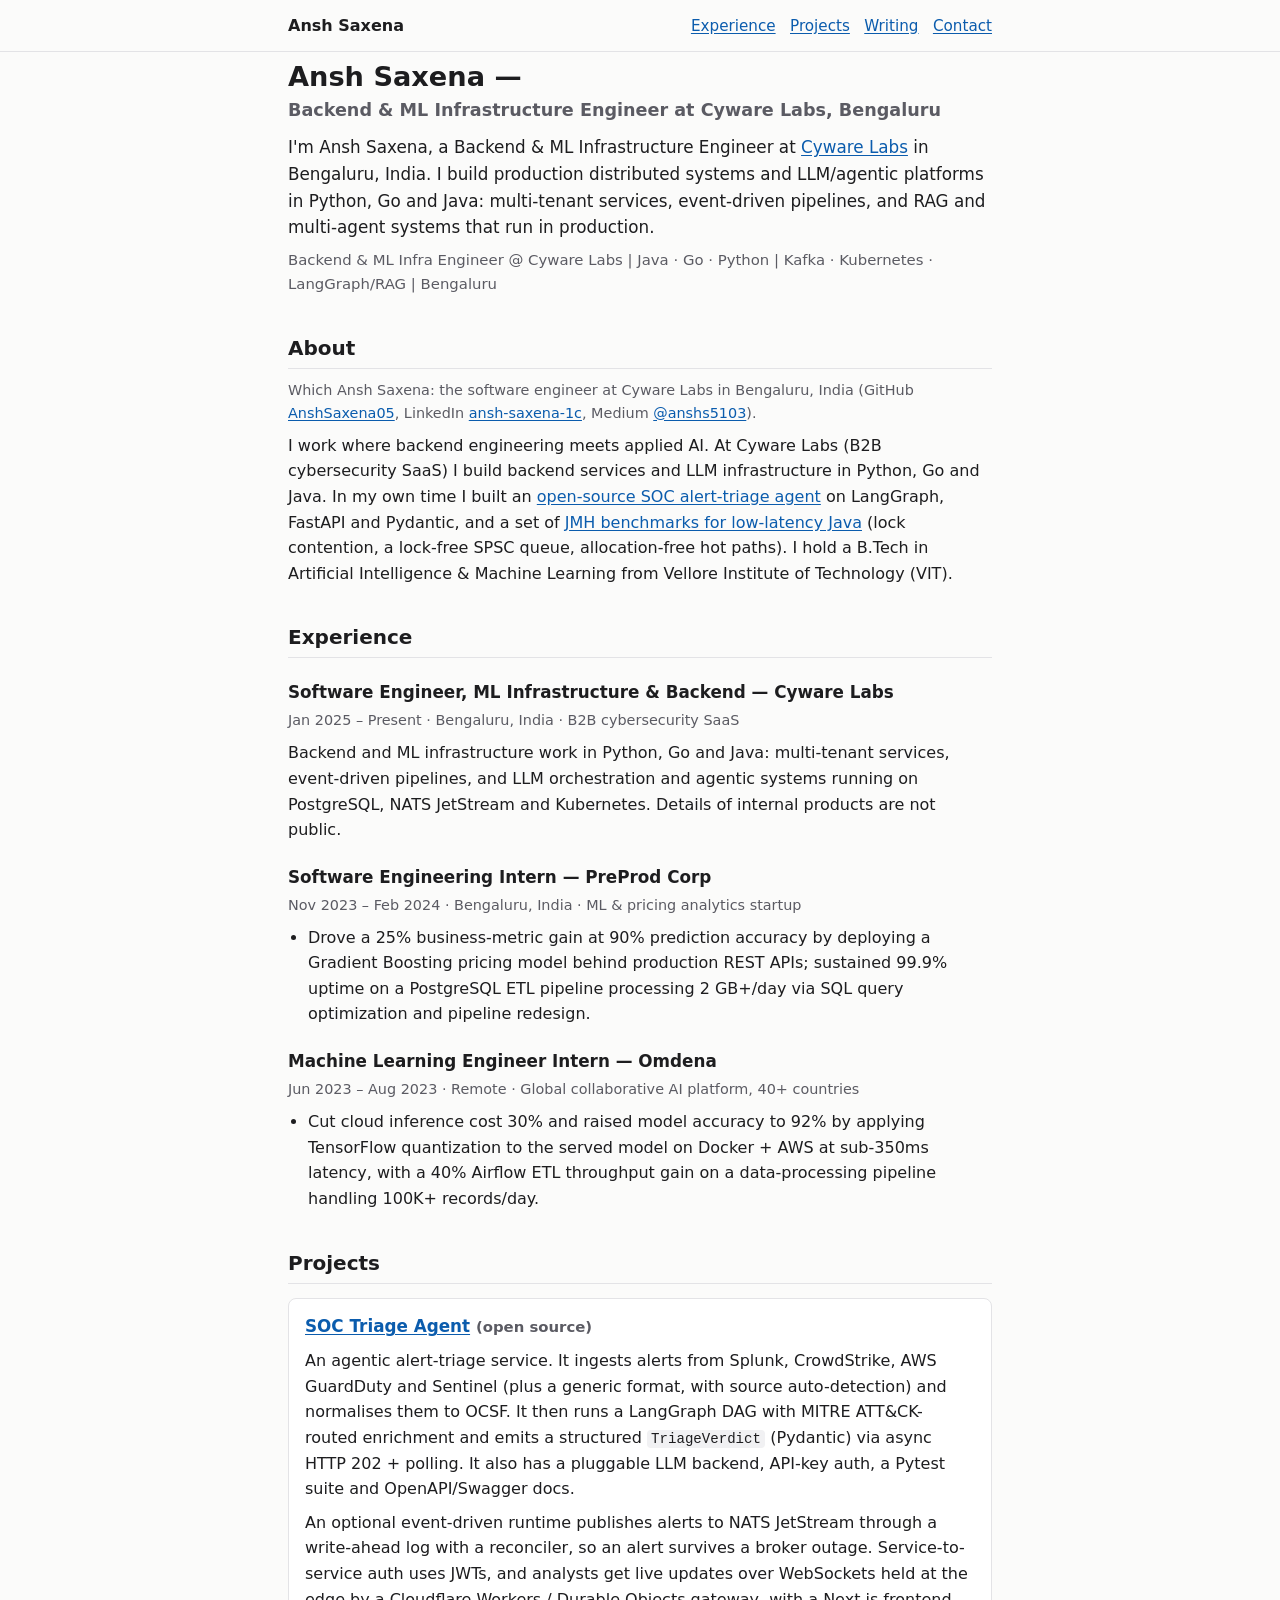
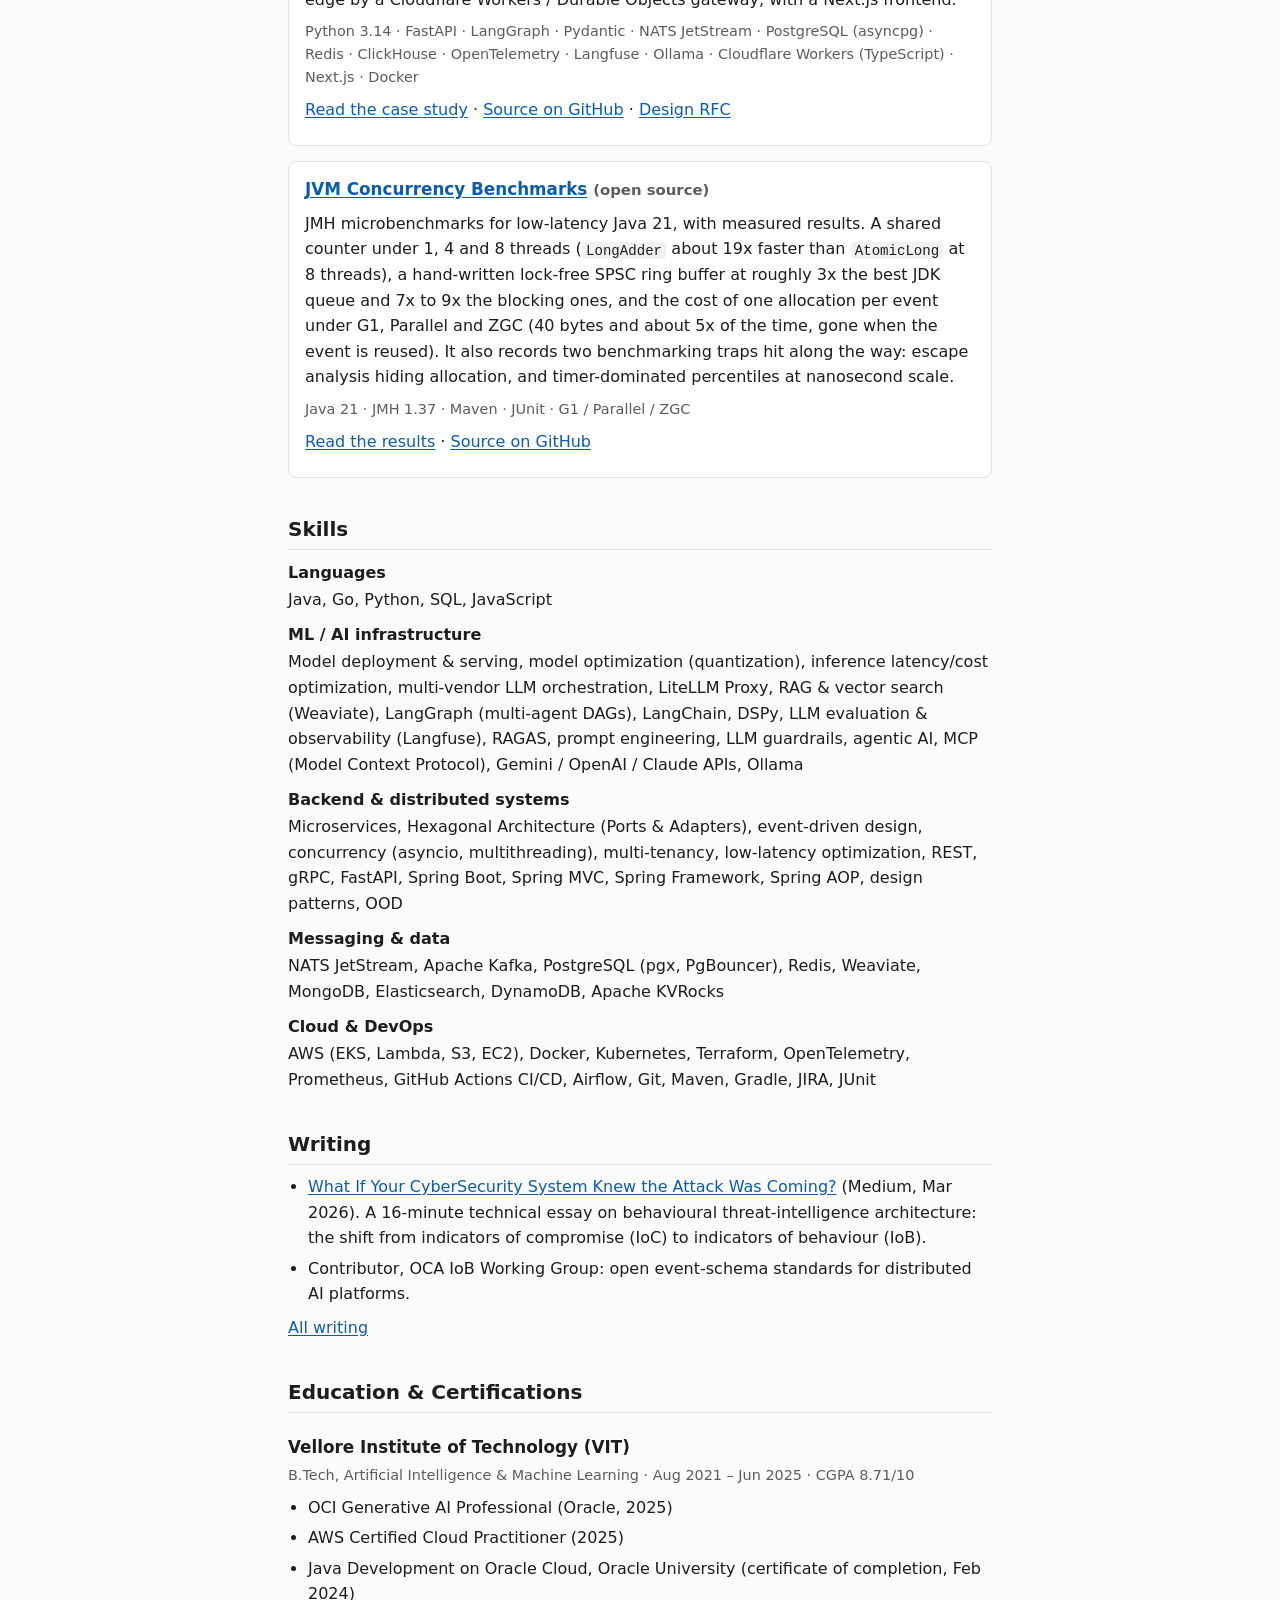
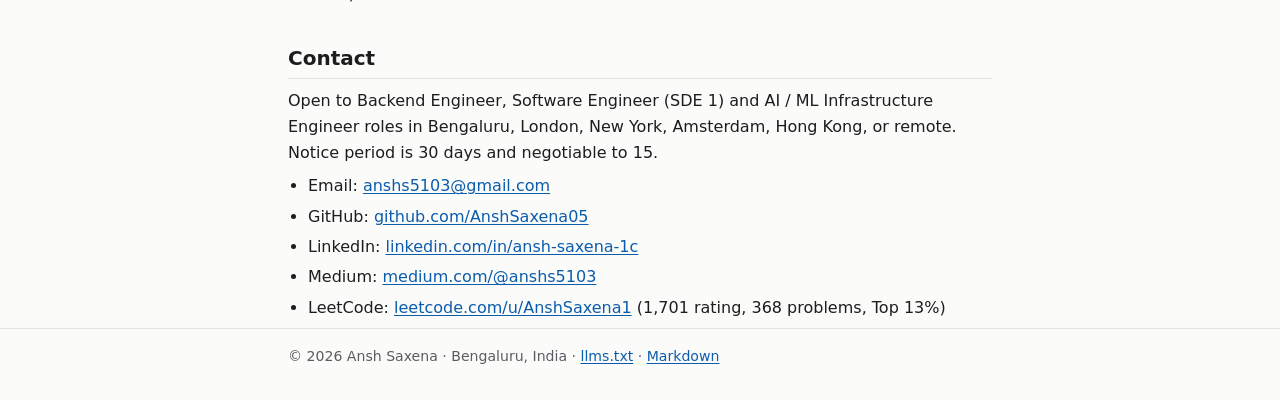
<file: index.html>
<!doctype html>
<html lang="en">
<head>
<meta charset="utf-8">
<meta name="viewport" content="width=device-width, initial-scale=1">
<title>Ansh Saxena — Backend &amp; ML Infrastructure Engineer at Cyware Labs, Bengaluru</title>
<meta name="description" content="Ansh Saxena is a Backend &amp; ML Infrastructure Engineer at Cyware Labs in Bengaluru, India, building distributed systems, LangGraph multi-agent systems and LLM orchestration in Python, Go and Java.">
<meta name="author" content="Ansh Saxena">
<meta name="robots" content="index, follow, max-image-preview:large, max-snippet:-1">
<link rel="canonical" href="https://anshsaxena05.github.io/">
<link rel="alternate" type="text/markdown" href="https://anshsaxena05.github.io/index.html.md" title="Ansh Saxena — Markdown version">
<link rel="icon" href="favicon.svg" type="image/svg+xml">
<link rel="apple-touch-icon" href="apple-touch-icon.png">
<link rel="stylesheet" href="style.css">
<link rel="me" href="https://github.com/AnshSaxena05">
<link rel="me" href="https://www.linkedin.com/in/ansh-saxena-1c">
<link rel="me" href="https://medium.com/@anshs5103">
<meta name="theme-color" content="#0b5cad">
<meta property="og:type" content="profile">
<meta property="og:site_name" content="Ansh Saxena">
<meta property="og:title" content="Ansh Saxena — Backend &amp; ML Infrastructure Engineer at Cyware Labs, Bengaluru">
<meta property="og:description" content="Backend &amp; ML Infra Engineer @ Cyware Labs | Java · Go · Python | Kafka · Kubernetes · LangGraph/RAG | Bengaluru">
<meta property="og:url" content="https://anshsaxena05.github.io/">
<meta property="og:locale" content="en_IN">
<meta property="og:image" content="https://anshsaxena05.github.io/og-image.png">
<meta property="og:image:width" content="1200">
<meta property="og:image:height" content="630">
<meta property="og:image:alt" content="Ansh Saxena, Backend &amp; ML Infrastructure Engineer at Cyware Labs, Bengaluru">
<meta property="profile:first_name" content="Ansh">
<meta property="profile:last_name" content="Saxena">
<meta property="profile:username" content="AnshSaxena05">
<meta name="twitter:card" content="summary_large_image">
<meta name="twitter:title" content="Ansh Saxena — Backend &amp; ML Infrastructure Engineer at Cyware Labs, Bengaluru">
<meta name="twitter:description" content="Backend &amp; ML Infra Engineer @ Cyware Labs | Java · Go · Python | Kafka · Kubernetes · LangGraph/RAG | Bengaluru">
<meta name="twitter:image" content="https://anshsaxena05.github.io/og-image.png">
<meta name="twitter:image:alt" content="Ansh Saxena, Backend &amp; ML Infrastructure Engineer at Cyware Labs, Bengaluru">
<script type="application/ld+json">
{
  "@context": "https://schema.org",
  "@graph": [
    {
      "@type": "WebSite",
      "@id": "https://anshsaxena05.github.io/#website",
      "url": "https://anshsaxena05.github.io/",
      "name": "Ansh Saxena",
      "alternateName": [
        "AnshSaxena05",
        "anshsaxena05.github.io"
      ],
      "inLanguage": "en",
      "publisher": {
        "@id": "https://anshsaxena05.github.io/#person"
      }
    },
    {
      "@type": "ProfilePage",
      "@id": "https://anshsaxena05.github.io/#profilepage",
      "url": "https://anshsaxena05.github.io/",
      "name": "Ansh Saxena — Backend & ML Infrastructure Engineer at Cyware Labs, Bengaluru",
      "isPartOf": {
        "@id": "https://anshsaxena05.github.io/#website"
      },
      "about": {
        "@id": "https://anshsaxena05.github.io/#person"
      },
      "mainEntity": {
        "@id": "https://anshsaxena05.github.io/#person"
      },
      "dateModified": "2026-10-03T19:45:08+05:30",
      "inLanguage": "en",
      "primaryImageOfPage": {
        "@type": "ImageObject",
        "url": "https://anshsaxena05.github.io/og-image.png",
        "width": 1200,
        "height": 630
      }
    },
    {
      "@type": "Person",
      "@id": "https://anshsaxena05.github.io/#person",
      "name": "Ansh Saxena",
      "givenName": "Ansh",
      "familyName": "Saxena",
      "alternateName": [
        "AnshSaxena05",
        "Ansh Saxena Cyware",
        "Ansh Saxena Cyware Labs",
        "Ansh Saxena backend engineer",
        "Ansh Saxena software engineer Bengaluru"
      ],
      "identifier": [
        { "@type": "PropertyValue", "propertyID": "GitHub", "value": "AnshSaxena05" },
        { "@type": "PropertyValue", "propertyID": "LinkedIn", "value": "ansh-saxena-1c" },
        { "@type": "PropertyValue", "propertyID": "Medium", "value": "@anshs5103" },
        { "@type": "PropertyValue", "propertyID": "LeetCode", "value": "AnshSaxena1" }
      ],
      "jobTitle": "Software Engineer, ML Infrastructure & Backend",
      "description": "Backend & ML Infrastructure Engineer at Cyware Labs, Bengaluru. Builds production distributed systems and LLM/agentic platforms in Python, Go and Java.",
      "worksFor": {
        "@type": "Organization",
        "name": "Cyware Labs",
        "url": "https://cyware.com"
      },
      "hasOccupation": {
        "@type": "Occupation",
        "name": "Backend & ML Infrastructure Engineer",
        "occupationLocation": {
          "@type": "City",
          "name": "Bengaluru"
        },
        "skills": "Java, Go, Python, Distributed Systems, Microservices, Spring Boot, Apache Kafka, NATS JetStream, PostgreSQL, Redis, Kubernetes, AWS, FastAPI, LangGraph, RAG"
      },
      "address": {
        "@type": "PostalAddress",
        "addressLocality": "Bengaluru",
        "addressRegion": "Karnataka",
        "addressCountry": "IN"
      },
      "alumniOf": {
        "@type": "CollegeOrUniversity",
        "name": "Vellore Institute of Technology",
        "alternateName": "VIT",
        "url": "https://vit.ac.in"
      },
      "hasCredential": [
        {
          "@type": "EducationalOccupationalCredential",
          "name": "B.Tech, Artificial Intelligence & Machine Learning",
          "credentialCategory": "degree",
          "recognizedBy": {
            "@type": "CollegeOrUniversity",
            "name": "Vellore Institute of Technology"
          }
        },
        {
          "@type": "EducationalOccupationalCredential",
          "name": "OCI Generative AI Professional",
          "credentialCategory": "certification",
          "recognizedBy": {
            "@type": "Organization",
            "name": "Oracle"
          }
        },
        {
          "@type": "EducationalOccupationalCredential",
          "name": "AWS Certified Cloud Practitioner",
          "credentialCategory": "certification",
          "recognizedBy": {
            "@type": "Organization",
            "name": "Amazon Web Services"
          }
        }
      ],
      "url": "https://anshsaxena05.github.io/",
      "email": "mailto:anshs5103@gmail.com",
    "knowsLanguage": "en",
      "knowsAbout": [
        "Backend engineering",
        "Distributed systems",
        "Low-latency Java",
        "JVM concurrency",
        "JMH benchmarking",
        "Lock-free data structures",
        "Microservices",
        "Event-driven architecture",
        "ML infrastructure",
        "LLM orchestration",
        "LangGraph",
        "LangChain",
        "Retrieval-augmented generation (RAG)",
        "Weaviate",
        "Multi-agent systems",
        "Python",
        "Go",
        "Java",
        "FastAPI",
        "Spring Boot",
        "Apache Kafka",
        "NATS JetStream",
        "PostgreSQL",
        "Redis",
        "Kubernetes",
        "AWS",
        "OpenTelemetry",
        "Cybersecurity",
        "SOC alert triage"
      ],
      "sameAs": [
        "https://github.com/AnshSaxena05",
        "https://www.linkedin.com/in/ansh-saxena-1c",
        "https://medium.com/@anshs5103",
        "https://leetcode.com/u/AnshSaxena1/"
      ]
    }
  ]
}
</script>
</head>
<body>
<header class="site"><div class="wrap">
  <a class="home" href="./">Ansh Saxena</a>
  <nav><a href="#experience">Experience</a><a href="#projects">Projects</a><a href="writing/">Writing</a><a href="#contact">Contact</a></nav>
</div></header>
<main class="wrap">

<h1>Ansh Saxena — <span class="role">Backend &amp; ML Infrastructure Engineer at Cyware Labs, Bengaluru</span></h1>
<p class="lede">I'm Ansh Saxena, a Backend &amp; ML Infrastructure Engineer at <a href="https://cyware.com">Cyware Labs</a> in Bengaluru, India. I build production distributed systems and LLM/agentic platforms in Python, Go and Java: multi-tenant services, event-driven pipelines, and RAG and multi-agent systems that run in production.</p>
<p class="tag">Backend &amp; ML Infra Engineer @ Cyware Labs | Java · Go · Python | Kafka · Kubernetes · LangGraph/RAG | Bengaluru</p>

<section id="about">
<h2>About</h2>
<p class="meta">Which Ansh Saxena: the software engineer at Cyware Labs in Bengaluru, India (GitHub <a href="https://github.com/AnshSaxena05" rel="me">AnshSaxena05</a>, LinkedIn <a href="https://www.linkedin.com/in/ansh-saxena-1c" rel="me">ansh-saxena-1c</a>, Medium <a href="https://medium.com/@anshs5103" rel="me">@anshs5103</a>).</p>
<p>I work where backend engineering meets applied AI. At Cyware Labs (B2B cybersecurity SaaS) I build backend services and LLM infrastructure in Python, Go and Java. In my own time I built an <a href="projects/soc-triage-agent.html">open-source SOC alert-triage agent</a> on LangGraph, FastAPI and Pydantic, and a set of <a href="projects/jvm-concurrency-benchmarks.html">JMH benchmarks for low-latency Java</a> (lock contention, a lock-free SPSC queue, allocation-free hot paths). I hold a B.Tech in Artificial Intelligence &amp; Machine Learning from Vellore Institute of Technology (VIT).</p>
</section>

<section id="experience">
<h2>Experience</h2>

<h3>Software Engineer, ML Infrastructure &amp; Backend — Cyware Labs</h3>
<p class="meta">Jan 2025 – Present · Bengaluru, India · B2B cybersecurity SaaS</p>
<p>Backend and ML infrastructure work in Python, Go and Java: multi-tenant services, event-driven pipelines, and LLM orchestration and agentic systems running on PostgreSQL, NATS JetStream and Kubernetes. Details of internal products are not public.</p>

<h3>Software Engineering Intern — PreProd Corp</h3>
<p class="meta">Nov 2023 – Feb 2024 · Bengaluru, India · ML &amp; pricing analytics startup</p>
<ul>
<li>Drove a 25% business-metric gain at 90% prediction accuracy by deploying a Gradient Boosting pricing model behind production REST APIs; sustained 99.9% uptime on a PostgreSQL ETL pipeline processing 2 GB+/day via SQL query optimization and pipeline redesign.</li>
</ul>

<h3>Machine Learning Engineer Intern — Omdena</h3>
<p class="meta">Jun 2023 – Aug 2023 · Remote · Global collaborative AI platform, 40+ countries</p>
<ul>
<li>Cut cloud inference cost 30% and raised model accuracy to 92% by applying TensorFlow quantization to the served model on Docker + AWS at sub-350ms latency, with a 40% Airflow ETL throughput gain on a data-processing pipeline handling 100K+ records/day.</li>
</ul>
</section>

<section id="projects">
<h2>Projects</h2>

<div class="card">
<h3><a href="projects/soc-triage-agent.html">SOC Triage Agent</a> <span class="tag">(open source)</span></h3>
<p>An agentic alert-triage service. It ingests alerts from Splunk, CrowdStrike, AWS GuardDuty and Sentinel (plus a generic format, with source auto-detection) and normalises them to OCSF. It then runs a LangGraph DAG with MITRE ATT&amp;CK-routed enrichment and emits a structured <code>TriageVerdict</code> (Pydantic) via async HTTP 202 + polling. It also has a pluggable LLM backend, API-key auth, a Pytest suite and OpenAPI/Swagger docs.</p>
<p>An optional event-driven runtime publishes alerts to NATS JetStream through a write-ahead log with a reconciler, so an alert survives a broker outage. Service-to-service auth uses JWTs, and analysts get live updates over WebSockets held at the edge by a Cloudflare Workers / Durable Objects gateway, with a Next.js frontend.</p>
<p class="meta">Python 3.14 · FastAPI · LangGraph · Pydantic · NATS JetStream · PostgreSQL (asyncpg) · Redis · ClickHouse · OpenTelemetry · Langfuse · Ollama · Cloudflare Workers (TypeScript) · Next.js · Docker</p>
<p><a href="projects/soc-triage-agent.html">Read the case study</a> · <a href="https://github.com/AnshSaxena05/cyberSecurity_alert_triage">Source on GitHub</a> · <a href="https://github.com/AnshSaxena05/cyberSecurity_alert_triage/blob/main/docs/rfcs/0001-deterministic-first-triage-and-durable-ingest.md">Design RFC</a></p>
</div>

<div class="card">
<h3><a href="projects/jvm-concurrency-benchmarks.html">JVM Concurrency Benchmarks</a> <span class="tag">(open source)</span></h3>
<p>JMH microbenchmarks for low-latency Java 21, with measured results. A shared counter under 1, 4 and 8 threads (<code>LongAdder</code> about 19x faster than <code>AtomicLong</code> at 8 threads), a hand-written lock-free SPSC ring buffer at roughly 3x the best JDK queue and 7x to 9x the blocking ones, and the cost of one allocation per event under G1, Parallel and ZGC (40 bytes and about 5x of the time, gone when the event is reused). It also records two benchmarking traps hit along the way: escape analysis hiding allocation, and timer-dominated percentiles at nanosecond scale.</p>
<p class="meta">Java 21 · JMH 1.37 · Maven · JUnit · G1 / Parallel / ZGC</p>
<p><a href="projects/jvm-concurrency-benchmarks.html">Read the results</a> · <a href="https://github.com/AnshSaxena05/jvm-concurrency-benchmarks">Source on GitHub</a></p>
</div>
</section>

<section id="skills">
<h2>Skills</h2>
<dl class="skills">
<dt>Languages</dt><dd>Java, Go, Python, SQL, JavaScript</dd>
<dt>ML / AI infrastructure</dt><dd>Model deployment &amp; serving, model optimization (quantization), inference latency/cost optimization, multi-vendor LLM orchestration, LiteLLM Proxy, RAG &amp; vector search (Weaviate), LangGraph (multi-agent DAGs), LangChain, DSPy, LLM evaluation &amp; observability (Langfuse), RAGAS, prompt engineering, LLM guardrails, agentic AI, MCP (Model Context Protocol), Gemini / OpenAI / Claude APIs, Ollama</dd>
<dt>Backend &amp; distributed systems</dt><dd>Microservices, Hexagonal Architecture (Ports &amp; Adapters), event-driven design, concurrency (asyncio, multithreading), multi-tenancy, low-latency optimization, REST, gRPC, FastAPI, Spring Boot, Spring MVC, Spring Framework, Spring AOP, design patterns, OOD</dd>
<dt>Messaging &amp; data</dt><dd>NATS JetStream, Apache Kafka, PostgreSQL (pgx, PgBouncer), Redis, Weaviate, MongoDB, Elasticsearch, DynamoDB, Apache KVRocks</dd>
<dt>Cloud &amp; DevOps</dt><dd>AWS (EKS, Lambda, S3, EC2), Docker, Kubernetes, Terraform, OpenTelemetry, Prometheus, GitHub Actions CI/CD, Airflow, Git, Maven, Gradle, JIRA, JUnit</dd>
</dl>
</section>

<section id="writing">
<h2>Writing</h2>
<ul>
<li><a href="https://medium.com/@anshs5103/what-if-your-cybersecurity-system-knew-the-attack-was-coming-f97b82da327d">What If Your CyberSecurity System Knew the Attack Was Coming?</a> (Medium, Mar 2026). A 16-minute technical essay on behavioural threat-intelligence architecture: the shift from indicators of compromise (IoC) to indicators of behaviour (IoB).</li>
<li>Contributor, OCA IoB Working Group: open event-schema standards for distributed AI platforms.</li>
</ul>
<p><a href="writing/">All writing</a></p>
</section>

<section id="education">
<h2>Education &amp; Certifications</h2>
<h3>Vellore Institute of Technology (VIT)</h3>
<p class="meta">B.Tech, Artificial Intelligence &amp; Machine Learning · Aug 2021 – Jun 2025 · CGPA 8.71/10</p>
<ul>
<li>OCI Generative AI Professional (Oracle, 2025)</li>
<li>AWS Certified Cloud Practitioner (2025)</li>
<li>Java Development on Oracle Cloud, Oracle University (certificate of completion, Feb 2024)</li>
</ul>
</section>

<section id="contact">
<h2>Contact</h2>
<p>Open to Backend Engineer, Software Engineer (SDE 1) and AI / ML Infrastructure Engineer roles in Bengaluru, London, New York, Amsterdam, Hong Kong, or remote. Notice period is 30 days and negotiable to 15.</p>
<ul>
<li>Email: <a href="mailto:anshs5103@gmail.com">anshs5103@gmail.com</a></li>
<li>GitHub: <a href="https://github.com/AnshSaxena05" rel="me">github.com/AnshSaxena05</a></li>
<li>LinkedIn: <a href="https://www.linkedin.com/in/ansh-saxena-1c" rel="me">linkedin.com/in/ansh-saxena-1c</a></li>
<li>Medium: <a href="https://medium.com/@anshs5103" rel="me">medium.com/@anshs5103</a></li>
<li>LeetCode: <a href="https://leetcode.com/u/AnshSaxena1/" rel="me">leetcode.com/u/AnshSaxena1</a> (1,701 rating, 368 problems, Top 13%)</li>
</ul>
</section>

</main>
<footer><div class="wrap">© 2026 Ansh Saxena · Bengaluru, India · <a href="llms.txt">llms.txt</a> · <a href="index.html.md">Markdown</a></div></footer>
</body>
</html>
</file>
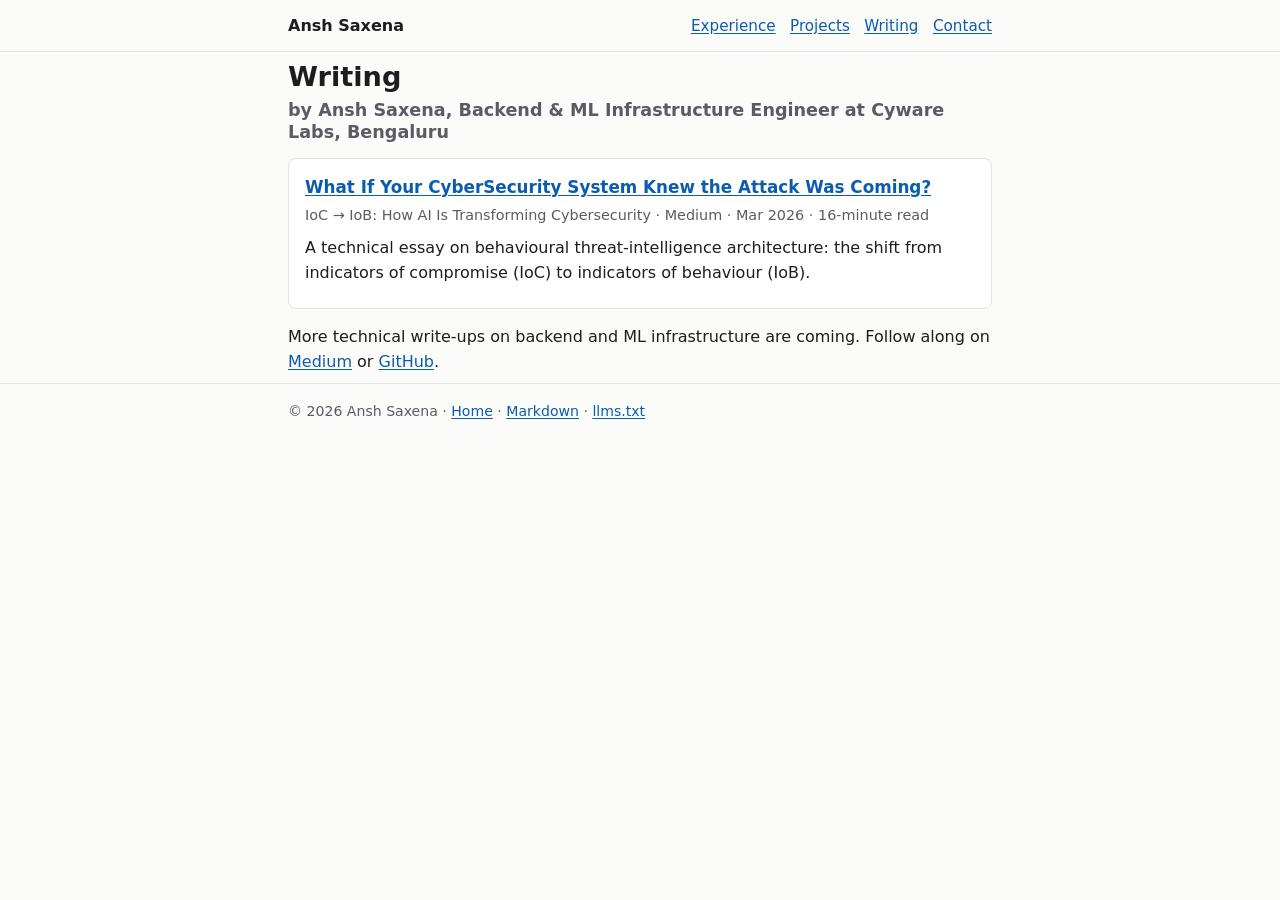
<file: writing/index.html>
<!doctype html>
<html lang="en">
<head>
<meta charset="utf-8">
<meta name="viewport" content="width=device-width, initial-scale=1">
<title>Writing — Ansh Saxena, Backend &amp; ML Infrastructure Engineer</title>
<meta name="description" content="Technical writing by Ansh Saxena, a Backend &amp; ML Infrastructure Engineer at Cyware Labs, Bengaluru, on backend and AI architecture and cybersecurity.">
<meta name="author" content="Ansh Saxena">
<meta name="robots" content="index, follow, max-image-preview:large, max-snippet:-1">
<link rel="canonical" href="https://anshsaxena05.github.io/writing/">
<link rel="alternate" type="text/markdown" href="https://anshsaxena05.github.io/writing/index.html.md" title="Writing — Markdown version">
<link rel="icon" href="../favicon.svg" type="image/svg+xml">
<link rel="apple-touch-icon" href="../apple-touch-icon.png">
<link rel="stylesheet" href="../style.css">
<meta name="theme-color" content="#0b5cad">
<meta property="og:type" content="website">
<meta property="og:site_name" content="Ansh Saxena">
<meta property="og:title" content="Writing — Ansh Saxena">
<meta property="og:description" content="Technical writing by Ansh Saxena on backend and AI architecture and cybersecurity.">
<meta property="og:url" content="https://anshsaxena05.github.io/writing/">
<meta property="og:locale" content="en_IN">
<meta property="og:image" content="https://anshsaxena05.github.io/og-image.png">
<meta property="og:image:width" content="1200">
<meta property="og:image:height" content="630">
<meta property="og:image:alt" content="Ansh Saxena, Backend &amp; ML Infrastructure Engineer at Cyware Labs, Bengaluru">
<meta name="twitter:card" content="summary_large_image">
<meta name="twitter:title" content="Writing — Ansh Saxena">
<meta name="twitter:description" content="Technical writing by Ansh Saxena on backend and AI architecture and cybersecurity.">
<meta name="twitter:image" content="https://anshsaxena05.github.io/og-image.png">
<script type="application/ld+json">
{
  "@context": "https://schema.org",
  "@graph": [
    {
      "@type": "CollectionPage",
      "@id": "https://anshsaxena05.github.io/writing/#page",
      "url": "https://anshsaxena05.github.io/writing/",
      "name": "Writing — Ansh Saxena, Backend & ML Infrastructure Engineer",
      "description": "Technical writing by Ansh Saxena, a Backend & ML Infrastructure Engineer at Cyware Labs, Bengaluru, on backend and AI architecture and cybersecurity.",
      "inLanguage": "en",
      "dateModified": "2026-09-27T18:20:00+05:30",
      "author": {
        "@id": "https://anshsaxena05.github.io/#person"
      },
      "isPartOf": {
        "@type": "WebSite",
        "@id": "https://anshsaxena05.github.io/#website",
        "name": "Ansh Saxena",
        "url": "https://anshsaxena05.github.io/"
      },
      "mainEntity": {
        "@type": "ItemList",
        "itemListElement": [
          {
            "@type": "ListItem",
            "position": 1,
            "item": {
              "@type": "BlogPosting",
              "headline": "What If Your CyberSecurity System Knew the Attack Was Coming?",
              "alternativeHeadline": "IoC → IoB: How AI Is Transforming Cybersecurity",
              "url": "https://medium.com/@anshs5103/what-if-your-cybersecurity-system-knew-the-attack-was-coming-f97b82da327d",
              "datePublished": "2026-03-18",
              "timeRequired": "PT16M",
              "author": {
                "@id": "https://anshsaxena05.github.io/#person"
              },
              "publisher": {
                "@type": "Organization",
                "name": "Medium",
                "url": "https://medium.com"
              },
              "about": [
                "Indicators of compromise",
                "Indicators of behaviour",
                "Threat intelligence",
                "AI in cybersecurity"
              ]
            }
          }
        ]
      }
    },
    {
      "@type": "Person",
      "@id": "https://anshsaxena05.github.io/#person",
      "name": "Ansh Saxena",
      "url": "https://anshsaxena05.github.io/",
      "jobTitle": "Software Engineer, ML Infrastructure & Backend",
      "worksFor": {
        "@type": "Organization",
        "name": "Cyware Labs",
        "url": "https://cyware.com"
      },
      "sameAs": [
        "https://github.com/AnshSaxena05",
        "https://www.linkedin.com/in/ansh-saxena-1c",
        "https://medium.com/@anshs5103"
      ]
    },
    {
      "@type": "BreadcrumbList",
      "itemListElement": [
        {
          "@type": "ListItem",
          "position": 1,
          "name": "Ansh Saxena",
          "item": "https://anshsaxena05.github.io/"
        },
        {
          "@type": "ListItem",
          "position": 2,
          "name": "Writing",
          "item": "https://anshsaxena05.github.io/writing/"
        }
      ]
    }
  ]
}
</script>
</head>
<body>
<header class="site"><div class="wrap">
  <a class="home" href="../">Ansh Saxena</a>
  <nav><a href="../#experience">Experience</a><a href="../#projects">Projects</a><a href="./">Writing</a><a href="../#contact">Contact</a></nav>
</div></header>
<main class="wrap">

<h1>Writing <span class="role">by Ansh Saxena, Backend &amp; ML Infrastructure Engineer at Cyware Labs, Bengaluru</span></h1>

<div class="card">
<h3><a href="https://medium.com/@anshs5103/what-if-your-cybersecurity-system-knew-the-attack-was-coming-f97b82da327d">What If Your CyberSecurity System Knew the Attack Was Coming?</a></h3>
<p class="meta">IoC → IoB: How AI Is Transforming Cybersecurity · Medium · Mar 2026 · 16-minute read</p>
<p>A technical essay on behavioural threat-intelligence architecture: the shift from indicators of compromise (IoC) to indicators of behaviour (IoB).</p>
</div>

<p>More technical write-ups on backend and ML infrastructure are coming. Follow along on <a href="https://medium.com/@anshs5103">Medium</a> or <a href="https://github.com/AnshSaxena05">GitHub</a>.</p>

</main>
<footer><div class="wrap">© 2026 Ansh Saxena · <a href="../">Home</a> · <a href="index.html.md">Markdown</a> · <a href="llms.txt">llms.txt</a></div></footer>
</body>
</html>
</file>
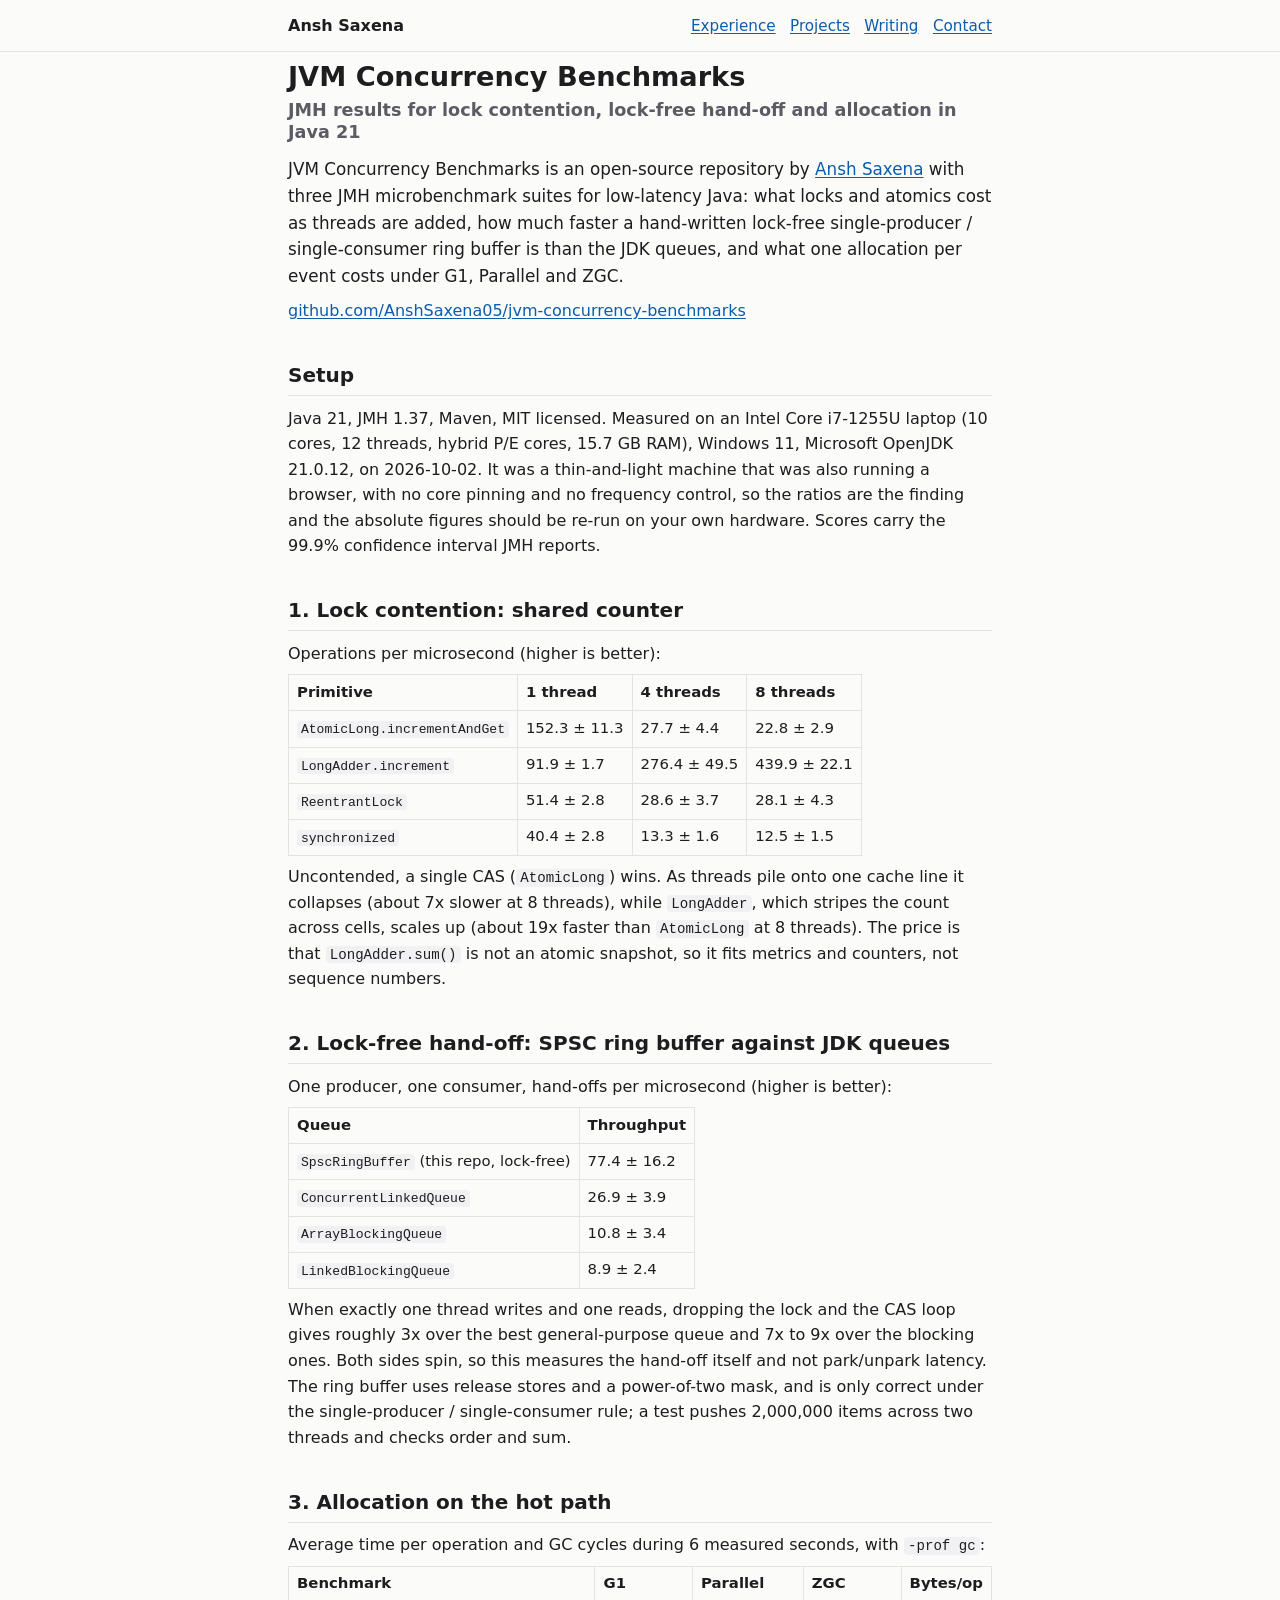
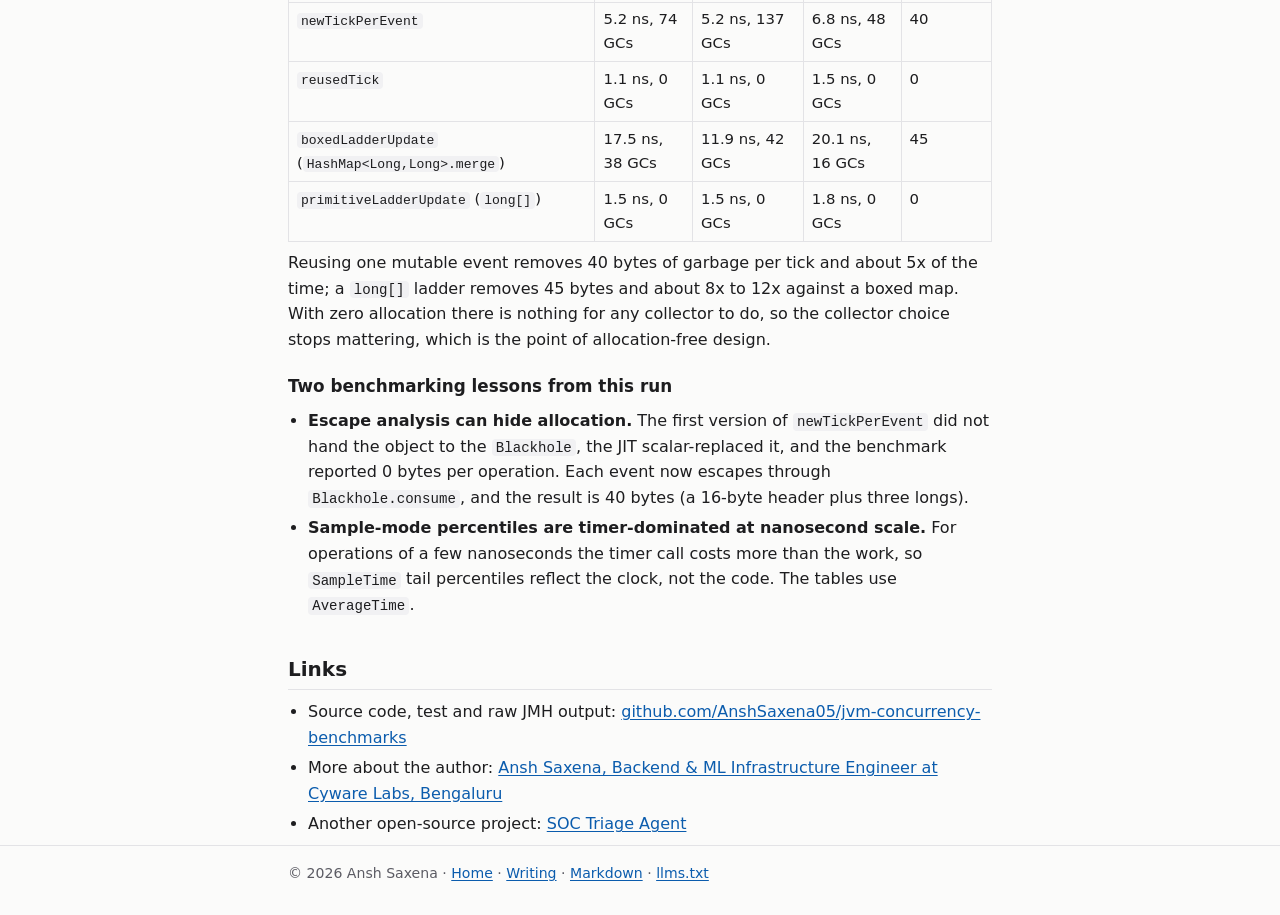
<file: projects/jvm-concurrency-benchmarks.html>
<!doctype html>
<html lang="en">
<head>
<meta charset="utf-8">
<meta name="viewport" content="width=device-width, initial-scale=1">
<title>JVM Concurrency Benchmarks: JMH Results for Locks, SPSC Queues and Allocation — Ansh Saxena</title>
<meta name="description" content="JMH benchmarks by Ansh Saxena, a Backend &amp; ML Infrastructure Engineer: lock contention (synchronized, ReentrantLock, AtomicLong, LongAdder), a lock-free SPSC ring buffer against Java queues, and allocation cost under G1, Parallel and ZGC.">
<meta name="author" content="Ansh Saxena">
<meta name="robots" content="index, follow, max-image-preview:large, max-snippet:-1">
<link rel="canonical" href="https://anshsaxena05.github.io/projects/jvm-concurrency-benchmarks.html">
<link rel="alternate" type="text/markdown" href="https://anshsaxena05.github.io/projects/jvm-concurrency-benchmarks.html.md" title="JVM Concurrency Benchmarks — Markdown version">
<link rel="icon" href="../favicon.svg" type="image/svg+xml">
<link rel="apple-touch-icon" href="../apple-touch-icon.png">
<link rel="stylesheet" href="../style.css">
<meta name="theme-color" content="#0b5cad">
<meta property="og:type" content="article">
<meta property="og:site_name" content="Ansh Saxena">
<meta property="og:title" content="JVM Concurrency Benchmarks: JMH Results for Locks, SPSC Queues and Allocation — Ansh Saxena">
<meta property="og:description" content="Open-source JMH benchmarks for low-latency Java: lock contention, a lock-free SPSC ring buffer and allocation-free hot paths, with measured results.">
<meta property="og:url" content="https://anshsaxena05.github.io/projects/jvm-concurrency-benchmarks.html">
<meta property="og:locale" content="en_IN">
<meta property="og:image" content="https://anshsaxena05.github.io/og-image.png">
<meta property="og:image:width" content="1200">
<meta property="og:image:height" content="630">
<meta property="og:image:alt" content="Ansh Saxena, Backend &amp; ML Infrastructure Engineer at Cyware Labs, Bengaluru">
<meta property="article:author" content="https://anshsaxena05.github.io/">
<meta property="article:modified_time" content="2026-10-03T19:35:03+05:30">
<meta name="twitter:card" content="summary_large_image">
<meta name="twitter:title" content="JVM Concurrency Benchmarks: JMH Results for Locks, SPSC Queues and Allocation — Ansh Saxena">
<meta name="twitter:description" content="Open-source JMH benchmarks for low-latency Java: lock contention, a lock-free SPSC ring buffer and allocation-free hot paths, with measured results.">
<meta name="twitter:image" content="https://anshsaxena05.github.io/og-image.png">
<script type="application/ld+json">
{
  "@context": "https://schema.org",
  "@graph": [
    {
      "@type": "TechArticle",
      "@id": "https://anshsaxena05.github.io/projects/jvm-concurrency-benchmarks.html#article",
      "headline": "JVM Concurrency Benchmarks: JMH Results for Locks, SPSC Queues and Allocation",
      "description": "Open-source JMH benchmarks for low-latency Java: lock contention, a lock-free SPSC ring buffer against JDK queues, and allocation cost under G1, Parallel and ZGC.",
      "url": "https://anshsaxena05.github.io/projects/jvm-concurrency-benchmarks.html",
      "mainEntityOfPage": "https://anshsaxena05.github.io/projects/jvm-concurrency-benchmarks.html",
      "image": "https://anshsaxena05.github.io/og-image.png",
      "datePublished": "2026-10-03T19:35:03+05:30",
      "dateModified": "2026-10-03T19:35:03+05:30",
      "inLanguage": "en",
      "author": { "@id": "https://anshsaxena05.github.io/#person" },
      "publisher": { "@id": "https://anshsaxena05.github.io/#person" },
      "about": { "@id": "https://anshsaxena05.github.io/projects/jvm-concurrency-benchmarks.html#software" },
      "isPartOf": { "@type": "WebSite", "@id": "https://anshsaxena05.github.io/#website", "name": "Ansh Saxena", "url": "https://anshsaxena05.github.io/" },
      "keywords": "JMH, Java 21, lock contention, LongAdder, AtomicLong, lock-free SPSC ring buffer, low latency, allocation-free, garbage collection, ZGC, G1"
    },
    {
      "@type": "SoftwareSourceCode",
      "@id": "https://anshsaxena05.github.io/projects/jvm-concurrency-benchmarks.html#software",
      "name": "jvm-concurrency-benchmarks",
      "description": "JMH microbenchmarks for low-latency Java: lock contention, a lock-free SPSC ring buffer and allocation-free hot paths.",
      "codeRepository": "https://github.com/AnshSaxena05/jvm-concurrency-benchmarks",
      "programmingLanguage": "Java",
      "runtimePlatform": "Java 21",
      "license": "https://opensource.org/licenses/MIT",
      "url": "https://anshsaxena05.github.io/projects/jvm-concurrency-benchmarks.html",
      "author": { "@id": "https://anshsaxena05.github.io/#person" }
    },
    {
      "@type": "BreadcrumbList",
      "itemListElement": [
        { "@type": "ListItem", "position": 1, "name": "Ansh Saxena", "item": "https://anshsaxena05.github.io/" },
        { "@type": "ListItem", "position": 2, "name": "Projects", "item": "https://anshsaxena05.github.io/#projects" },
        { "@type": "ListItem", "position": 3, "name": "JVM Concurrency Benchmarks", "item": "https://anshsaxena05.github.io/projects/jvm-concurrency-benchmarks.html" }
      ]
    }
  ]
}
</script>
</head>
<body>
<header class="site"><div class="wrap">
  <a class="home" href="../">Ansh Saxena</a>
  <nav><a href="../#experience">Experience</a><a href="../#projects">Projects</a><a href="../writing/">Writing</a><a href="../#contact">Contact</a></nav>
</div></header>
<main class="wrap">
<h1>JVM Concurrency Benchmarks <span class="role">JMH results for lock contention, lock-free hand-off and allocation in Java 21</span></h1>
<p class="lede">JVM Concurrency Benchmarks is an open-source repository by <a href="../">Ansh Saxena</a> with three JMH microbenchmark suites for low-latency Java: what locks and atomics cost as threads are added, how much faster a hand-written lock-free single-producer / single-consumer ring buffer is than the JDK queues, and what one allocation per event costs under G1, Parallel and ZGC.</p>
<p><a href="https://github.com/AnshSaxena05/jvm-concurrency-benchmarks">github.com/AnshSaxena05/jvm-concurrency-benchmarks</a></p>

<h2>Setup</h2>
<p>Java 21, JMH 1.37, Maven, MIT licensed. Measured on an Intel Core i7-1255U laptop (10 cores, 12 threads, hybrid P/E cores, 15.7 GB RAM), Windows 11, Microsoft OpenJDK 21.0.12, on 2026-10-02. It was a thin-and-light machine that was also running a browser, with no core pinning and no frequency control, so the ratios are the finding and the absolute figures should be re-run on your own hardware. Scores carry the 99.9% confidence interval JMH reports.</p>

<h2>1. Lock contention: shared counter</h2>
<p>Operations per microsecond (higher is better):</p>
<table>
<thead><tr><th>Primitive</th><th>1 thread</th><th>4 threads</th><th>8 threads</th></tr></thead>
<tbody>
<tr><td><code>AtomicLong.incrementAndGet</code></td><td>152.3 ± 11.3</td><td>27.7 ± 4.4</td><td>22.8 ± 2.9</td></tr>
<tr><td><code>LongAdder.increment</code></td><td>91.9 ± 1.7</td><td>276.4 ± 49.5</td><td>439.9 ± 22.1</td></tr>
<tr><td><code>ReentrantLock</code></td><td>51.4 ± 2.8</td><td>28.6 ± 3.7</td><td>28.1 ± 4.3</td></tr>
<tr><td><code>synchronized</code></td><td>40.4 ± 2.8</td><td>13.3 ± 1.6</td><td>12.5 ± 1.5</td></tr>
</tbody>
</table>
<p>Uncontended, a single CAS (<code>AtomicLong</code>) wins. As threads pile onto one cache line it collapses (about 7x slower at 8 threads), while <code>LongAdder</code>, which stripes the count across cells, scales up (about 19x faster than <code>AtomicLong</code> at 8 threads). The price is that <code>LongAdder.sum()</code> is not an atomic snapshot, so it fits metrics and counters, not sequence numbers.</p>

<h2>2. Lock-free hand-off: SPSC ring buffer against JDK queues</h2>
<p>One producer, one consumer, hand-offs per microsecond (higher is better):</p>
<table>
<thead><tr><th>Queue</th><th>Throughput</th></tr></thead>
<tbody>
<tr><td><code>SpscRingBuffer</code> (this repo, lock-free)</td><td>77.4 ± 16.2</td></tr>
<tr><td><code>ConcurrentLinkedQueue</code></td><td>26.9 ± 3.9</td></tr>
<tr><td><code>ArrayBlockingQueue</code></td><td>10.8 ± 3.4</td></tr>
<tr><td><code>LinkedBlockingQueue</code></td><td>8.9 ± 2.4</td></tr>
</tbody>
</table>
<p>When exactly one thread writes and one reads, dropping the lock and the CAS loop gives roughly 3x over the best general-purpose queue and 7x to 9x over the blocking ones. Both sides spin, so this measures the hand-off itself and not park/unpark latency. The ring buffer uses release stores and a power-of-two mask, and is only correct under the single-producer / single-consumer rule; a test pushes 2,000,000 items across two threads and checks order and sum.</p>

<h2>3. Allocation on the hot path</h2>
<p>Average time per operation and GC cycles during 6 measured seconds, with <code>-prof gc</code>:</p>
<table>
<thead><tr><th>Benchmark</th><th>G1</th><th>Parallel</th><th>ZGC</th><th>Bytes/op</th></tr></thead>
<tbody>
<tr><td><code>newTickPerEvent</code></td><td>5.2 ns, 74 GCs</td><td>5.2 ns, 137 GCs</td><td>6.8 ns, 48 GCs</td><td>40</td></tr>
<tr><td><code>reusedTick</code></td><td>1.1 ns, 0 GCs</td><td>1.1 ns, 0 GCs</td><td>1.5 ns, 0 GCs</td><td>0</td></tr>
<tr><td><code>boxedLadderUpdate</code> (<code>HashMap&lt;Long,Long&gt;.merge</code>)</td><td>17.5 ns, 38 GCs</td><td>11.9 ns, 42 GCs</td><td>20.1 ns, 16 GCs</td><td>45</td></tr>
<tr><td><code>primitiveLadderUpdate</code> (<code>long[]</code>)</td><td>1.5 ns, 0 GCs</td><td>1.5 ns, 0 GCs</td><td>1.8 ns, 0 GCs</td><td>0</td></tr>
</tbody>
</table>
<p>Reusing one mutable event removes 40 bytes of garbage per tick and about 5x of the time; a <code>long[]</code> ladder removes 45 bytes and about 8x to 12x against a boxed map. With zero allocation there is nothing for any collector to do, so the collector choice stops mattering, which is the point of allocation-free design.</p>

<h3>Two benchmarking lessons from this run</h3>
<ul>
<li><strong>Escape analysis can hide allocation.</strong> The first version of <code>newTickPerEvent</code> did not hand the object to the <code>Blackhole</code>, the JIT scalar-replaced it, and the benchmark reported 0 bytes per operation. Each event now escapes through <code>Blackhole.consume</code>, and the result is 40 bytes (a 16-byte header plus three longs).</li>
<li><strong>Sample-mode percentiles are timer-dominated at nanosecond scale.</strong> For operations of a few nanoseconds the timer call costs more than the work, so <code>SampleTime</code> tail percentiles reflect the clock, not the code. The tables use <code>AverageTime</code>.</li>
</ul>

<h2>Links</h2>
<ul>
<li>Source code, test and raw JMH output: <a href="https://github.com/AnshSaxena05/jvm-concurrency-benchmarks">github.com/AnshSaxena05/jvm-concurrency-benchmarks</a></li>
<li>More about the author: <a href="../">Ansh Saxena, Backend &amp; ML Infrastructure Engineer at Cyware Labs, Bengaluru</a></li>
<li>Another open-source project: <a href="soc-triage-agent.html">SOC Triage Agent</a></li>
</ul>
</main>
<footer><div class="wrap">© 2026 Ansh Saxena · <a href="../">Home</a> · <a href="../writing/">Writing</a> · <a href="jvm-concurrency-benchmarks.html.md">Markdown</a> · <a href="llms.txt">llms.txt</a></div></footer>
</body>
</html>
</file>
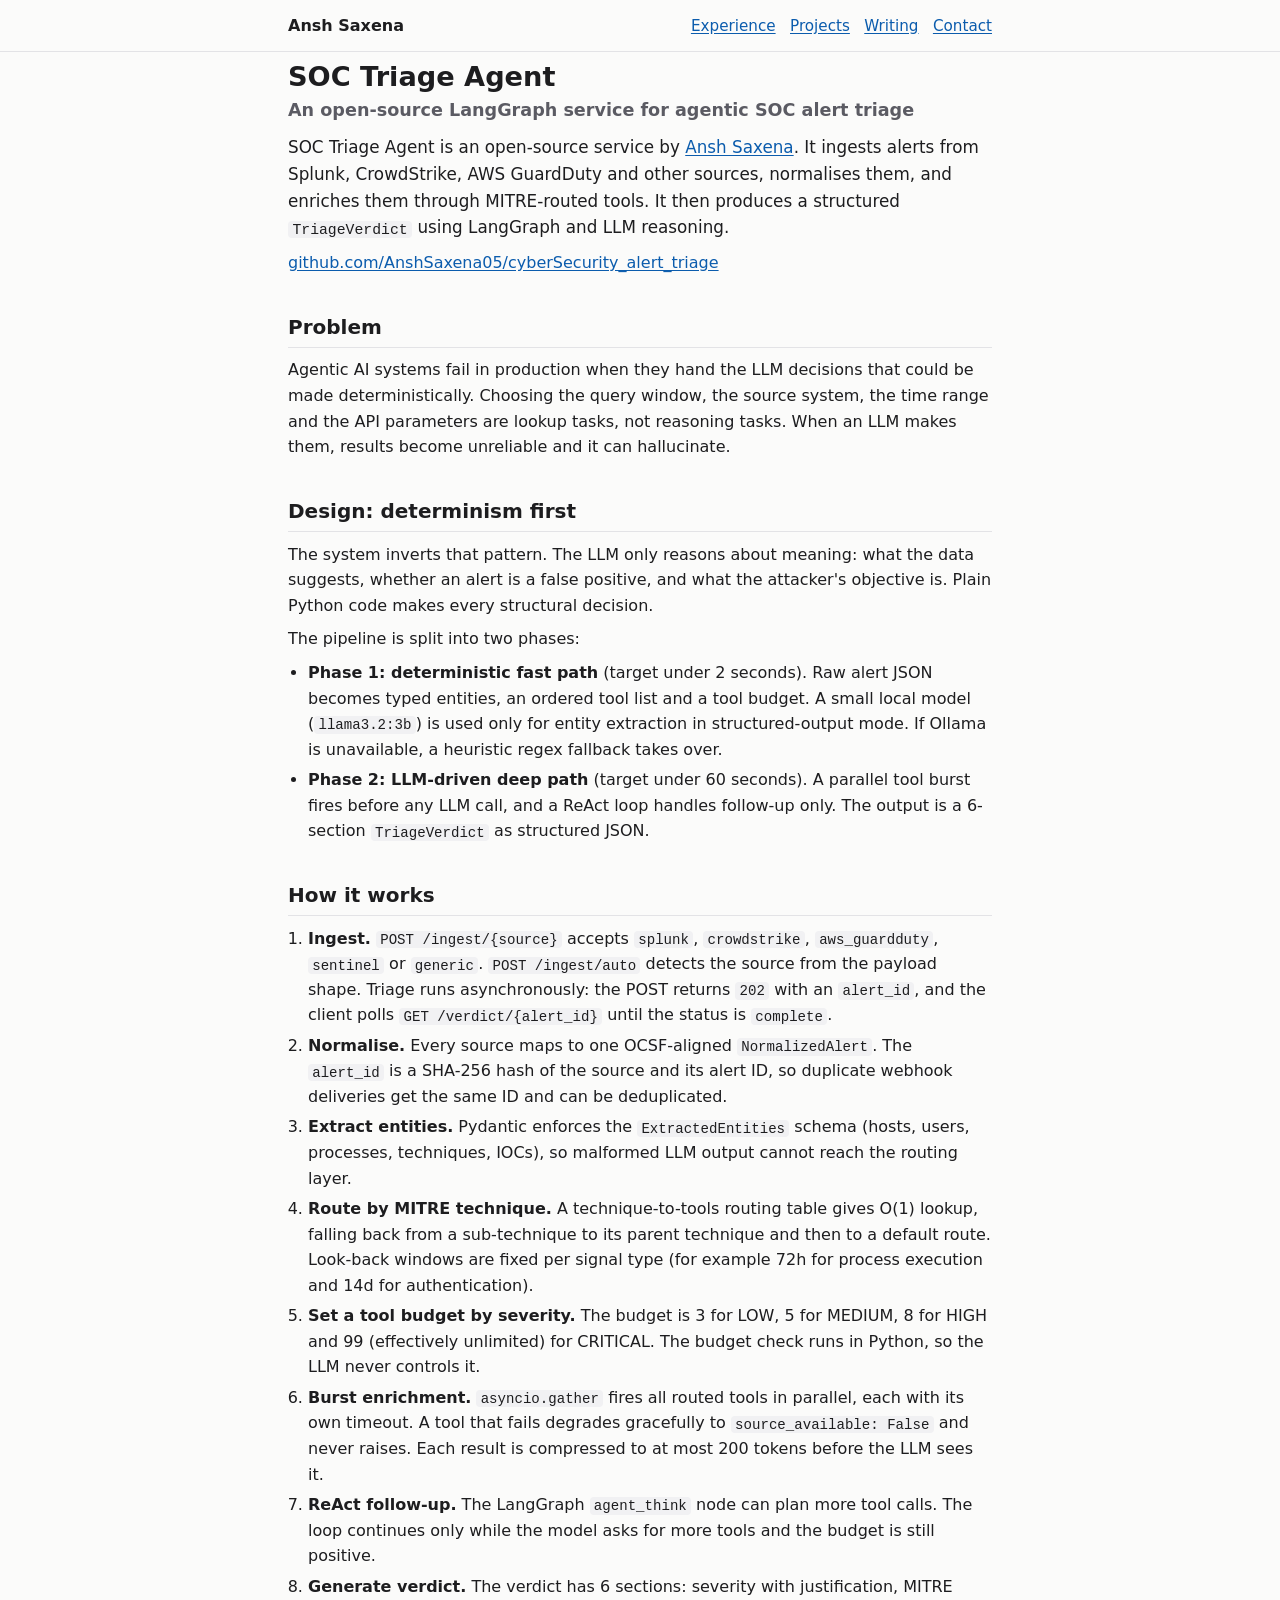
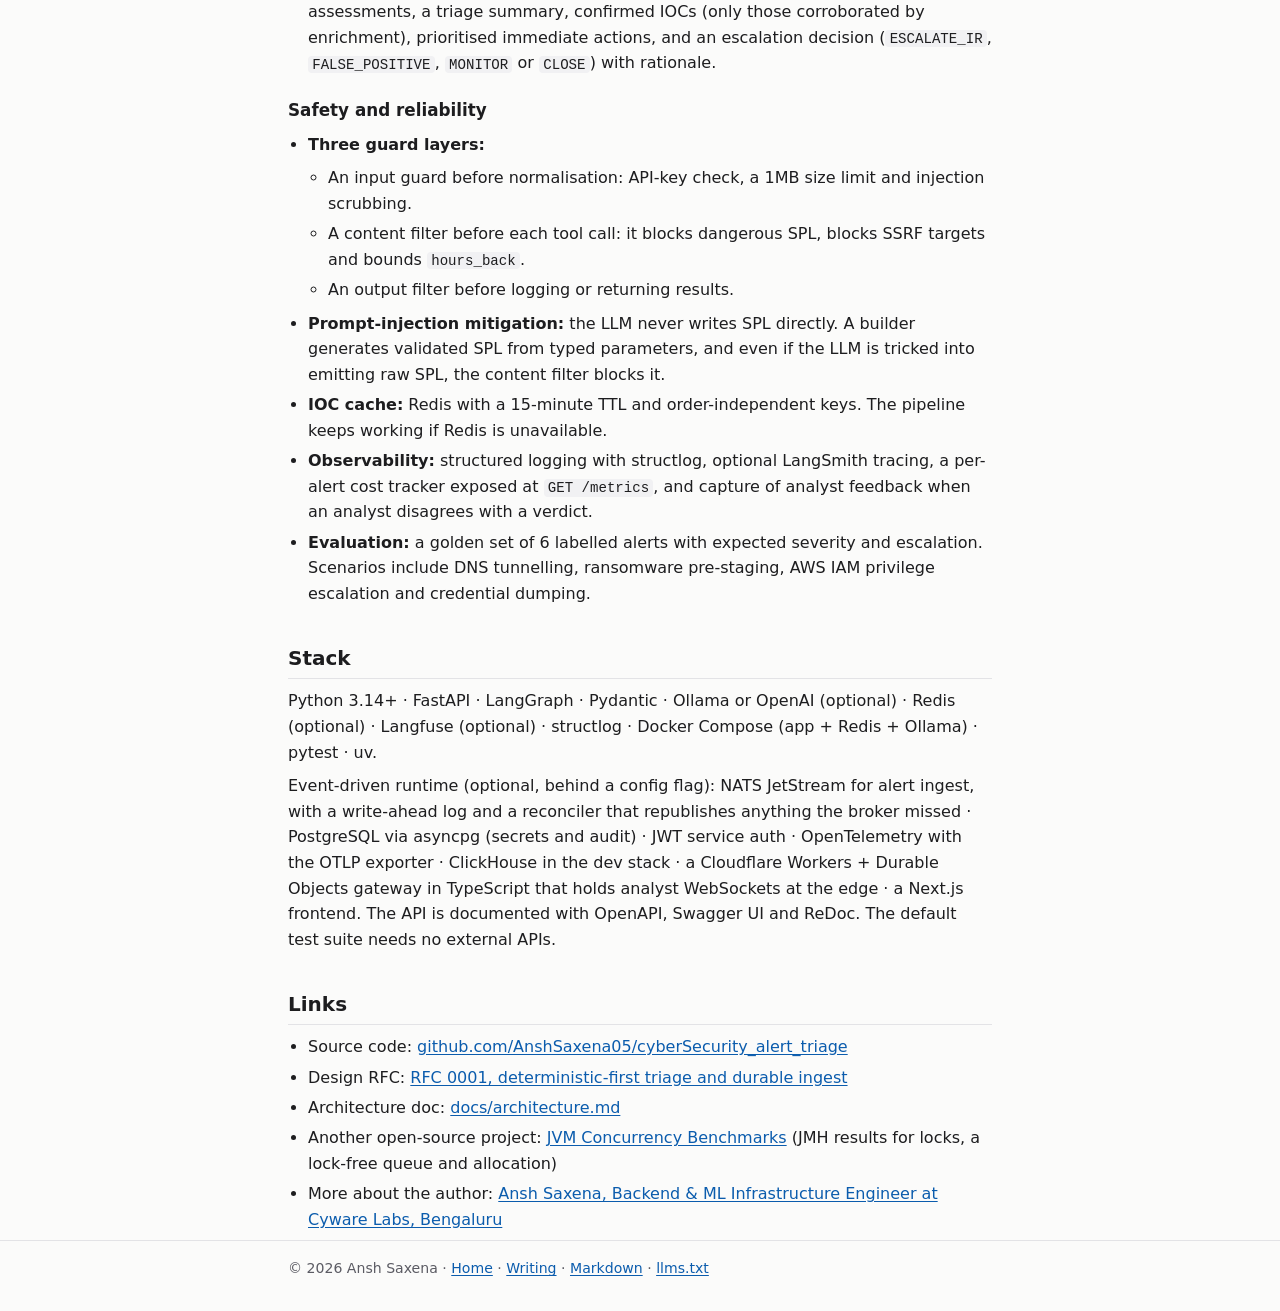
<file: projects/soc-triage-agent.html>
<!doctype html>
<html lang="en">
<head>
<meta charset="utf-8">
<meta name="viewport" content="width=device-width, initial-scale=1">
<title>SOC Triage Agent: LangGraph Alert-Triage Case Study — Ansh Saxena</title>
<meta name="description" content="Case study by Ansh Saxena, a Backend &amp; ML Infrastructure Engineer: an open-source agentic SOC alert-triage service built with FastAPI, LangGraph and Pydantic, with deterministic MITRE ATT&amp;CK routing.">
<meta name="author" content="Ansh Saxena">
<meta name="robots" content="index, follow, max-image-preview:large, max-snippet:-1">
<link rel="canonical" href="https://anshsaxena05.github.io/projects/soc-triage-agent.html">
<link rel="alternate" type="text/markdown" href="https://anshsaxena05.github.io/projects/soc-triage-agent.html.md" title="SOC Triage Agent case study — Markdown version">
<link rel="icon" href="../favicon.svg" type="image/svg+xml">
<link rel="apple-touch-icon" href="../apple-touch-icon.png">
<link rel="stylesheet" href="../style.css">
<meta name="theme-color" content="#0b5cad">
<meta property="og:type" content="article">
<meta property="og:site_name" content="Ansh Saxena">
<meta property="og:title" content="SOC Triage Agent: LangGraph Alert-Triage Case Study — Ansh Saxena">
<meta property="og:description" content="An open-source agentic SOC alert-triage service: OCSF normalisation, MITRE ATT&amp;CK-routed enrichment, a LangGraph state machine, and a structured TriageVerdict.">
<meta property="og:url" content="https://anshsaxena05.github.io/projects/soc-triage-agent.html">
<meta property="og:locale" content="en_IN">
<meta property="og:image" content="https://anshsaxena05.github.io/og-image.png">
<meta property="og:image:width" content="1200">
<meta property="og:image:height" content="630">
<meta property="og:image:alt" content="Ansh Saxena, Backend &amp; ML Infrastructure Engineer at Cyware Labs, Bengaluru">
<meta property="article:author" content="https://anshsaxena05.github.io/">
<meta property="article:modified_time" content="2026-10-03T19:35:03+05:30">
<meta name="twitter:card" content="summary_large_image">
<meta name="twitter:title" content="SOC Triage Agent: LangGraph Alert-Triage Case Study — Ansh Saxena">
<meta name="twitter:description" content="An open-source agentic SOC alert-triage service: OCSF normalisation, MITRE ATT&amp;CK-routed enrichment, a LangGraph state machine, and a structured TriageVerdict.">
<meta name="twitter:image" content="https://anshsaxena05.github.io/og-image.png">
<script type="application/ld+json">
{
  "@context": "https://schema.org",
  "@graph": [
    {
      "@type": "TechArticle",
      "@id": "https://anshsaxena05.github.io/projects/soc-triage-agent.html#article",
      "headline": "SOC Triage Agent: LangGraph Alert-Triage Case Study",
      "description": "Case study of an open-source agentic SOC alert-triage service built with FastAPI, LangGraph and Pydantic, with deterministic MITRE ATT&CK routing.",
      "url": "https://anshsaxena05.github.io/projects/soc-triage-agent.html",
      "mainEntityOfPage": "https://anshsaxena05.github.io/projects/soc-triage-agent.html",
      "image": "https://anshsaxena05.github.io/og-image.png",
      "dateModified": "2026-10-03T19:35:03+05:30",
      "inLanguage": "en",
      "author": {
        "@id": "https://anshsaxena05.github.io/#person"
      },
      "publisher": {
        "@id": "https://anshsaxena05.github.io/#person"
      },
      "about": {
        "@id": "https://anshsaxena05.github.io/projects/soc-triage-agent.html#software"
      },
      "isPartOf": {
        "@type": "WebSite",
        "@id": "https://anshsaxena05.github.io/#website",
        "name": "Ansh Saxena",
        "url": "https://anshsaxena05.github.io/"
      },
      "keywords": "SOC alert triage, LangGraph, agentic AI, MITRE ATT&CK, OCSF, FastAPI, Pydantic, NATS JetStream, security automation"
    },
    {
      "@type": "SoftwareSourceCode",
      "@id": "https://anshsaxena05.github.io/projects/soc-triage-agent.html#software",
      "name": "SOC Triage Agent",
      "description": "Agentic SOC alert-triage service: ingest alerts from Splunk, CrowdStrike, AWS GuardDuty and more, normalise them, enrich via MITRE-routed tools, and produce a structured TriageVerdict using LangGraph and LLM reasoning.",
      "codeRepository": "https://github.com/AnshSaxena05/cyberSecurity_alert_triage",
      "programmingLanguage": [
        "Python",
        "TypeScript"
      ],
      "runtimePlatform": "Python 3.14",
      "license": "https://opensource.org/licenses/MIT",
      "url": "https://anshsaxena05.github.io/projects/soc-triage-agent.html",
      "author": {
        "@id": "https://anshsaxena05.github.io/#person"
      }
    },
    {
      "@type": "Person",
      "@id": "https://anshsaxena05.github.io/#person",
      "name": "Ansh Saxena",
      "url": "https://anshsaxena05.github.io/",
      "jobTitle": "Software Engineer, ML Infrastructure & Backend",
      "worksFor": {
        "@type": "Organization",
        "name": "Cyware Labs",
        "url": "https://cyware.com"
      },
      "sameAs": [
        "https://github.com/AnshSaxena05",
        "https://www.linkedin.com/in/ansh-saxena-1c",
        "https://medium.com/@anshs5103"
      ]
    },
    {
      "@type": "BreadcrumbList",
      "itemListElement": [
        {
          "@type": "ListItem",
          "position": 1,
          "name": "Ansh Saxena",
          "item": "https://anshsaxena05.github.io/"
        },
        {
          "@type": "ListItem",
          "position": 2,
          "name": "Projects",
          "item": "https://anshsaxena05.github.io/#projects"
        },
        {
          "@type": "ListItem",
          "position": 3,
          "name": "SOC Triage Agent",
          "item": "https://anshsaxena05.github.io/projects/soc-triage-agent.html"
        }
      ]
    }
  ]
}
</script>
</head>
<body>
<header class="site"><div class="wrap">
  <a class="home" href="../">Ansh Saxena</a>
  <nav><a href="../#experience">Experience</a><a href="../#projects">Projects</a><a href="../writing/">Writing</a><a href="../#contact">Contact</a></nav>
</div></header>
<main class="wrap">

<h1>SOC Triage Agent <span class="role">An open-source LangGraph service for agentic SOC alert triage</span></h1>
<p class="lede">SOC Triage Agent is an open-source service by <a href="../">Ansh Saxena</a>. It ingests alerts from Splunk, CrowdStrike, AWS GuardDuty and other sources, normalises them, and enriches them through MITRE-routed tools. It then produces a structured <code>TriageVerdict</code> using LangGraph and LLM reasoning.</p>
<p><a href="https://github.com/AnshSaxena05/cyberSecurity_alert_triage">github.com/AnshSaxena05/cyberSecurity_alert_triage</a></p>

<h2>Problem</h2>
<p>Agentic AI systems fail in production when they hand the LLM decisions that could be made deterministically. Choosing the query window, the source system, the time range and the API parameters are lookup tasks, not reasoning tasks. When an LLM makes them, results become unreliable and it can hallucinate.</p>

<h2>Design: determinism first</h2>
<p>The system inverts that pattern. The LLM only reasons about meaning: what the data suggests, whether an alert is a false positive, and what the attacker's objective is. Plain Python code makes every structural decision.</p>
<p>The pipeline is split into two phases:</p>
<ul>
<li><strong>Phase 1: deterministic fast path</strong> (target under 2 seconds). Raw alert JSON becomes typed entities, an ordered tool list and a tool budget. A small local model (<code>llama3.2:3b</code>) is used only for entity extraction in structured-output mode. If Ollama is unavailable, a heuristic regex fallback takes over.</li>
<li><strong>Phase 2: LLM-driven deep path</strong> (target under 60 seconds). A parallel tool burst fires before any LLM call, and a ReAct loop handles follow-up only. The output is a 6-section <code>TriageVerdict</code> as structured JSON.</li>
</ul>

<h2>How it works</h2>
<ol>
<li><strong>Ingest.</strong> <code>POST /ingest/{source}</code> accepts <code>splunk</code>, <code>crowdstrike</code>, <code>aws_guardduty</code>, <code>sentinel</code> or <code>generic</code>. <code>POST /ingest/auto</code> detects the source from the payload shape. Triage runs asynchronously: the POST returns <code>202</code> with an <code>alert_id</code>, and the client polls <code>GET /verdict/{alert_id}</code> until the status is <code>complete</code>.</li>
<li><strong>Normalise.</strong> Every source maps to one OCSF-aligned <code>NormalizedAlert</code>. The <code>alert_id</code> is a SHA-256 hash of the source and its alert ID, so duplicate webhook deliveries get the same ID and can be deduplicated.</li>
<li><strong>Extract entities.</strong> Pydantic enforces the <code>ExtractedEntities</code> schema (hosts, users, processes, techniques, IOCs), so malformed LLM output cannot reach the routing layer.</li>
<li><strong>Route by MITRE technique.</strong> A technique-to-tools routing table gives O(1) lookup, falling back from a sub-technique to its parent technique and then to a default route. Look-back windows are fixed per signal type (for example 72h for process execution and 14d for authentication).</li>
<li><strong>Set a tool budget by severity.</strong> The budget is 3 for LOW, 5 for MEDIUM, 8 for HIGH and 99 (effectively unlimited) for CRITICAL. The budget check runs in Python, so the LLM never controls it.</li>
<li><strong>Burst enrichment.</strong> <code>asyncio.gather</code> fires all routed tools in parallel, each with its own timeout. A tool that fails degrades gracefully to <code>source_available: False</code> and never raises. Each result is compressed to at most 200 tokens before the LLM sees it.</li>
<li><strong>ReAct follow-up.</strong> The LangGraph <code>agent_think</code> node can plan more tool calls. The loop continues only while the model asks for more tools and the budget is still positive.</li>
<li><strong>Generate verdict.</strong> The verdict has 6 sections: severity with justification, MITRE assessments, a triage summary, confirmed IOCs (only those corroborated by enrichment), prioritised immediate actions, and an escalation decision (<code>ESCALATE_IR</code>, <code>FALSE_POSITIVE</code>, <code>MONITOR</code> or <code>CLOSE</code>) with rationale.</li>
</ol>

<h3>Safety and reliability</h3>
<ul>
<li><strong>Three guard layers:</strong>
<ul>
<li>An input guard before normalisation: API-key check, a 1MB size limit and injection scrubbing.</li>
<li>A content filter before each tool call: it blocks dangerous SPL, blocks SSRF targets and bounds <code>hours_back</code>.</li>
<li>An output filter before logging or returning results.</li>
</ul></li>
<li><strong>Prompt-injection mitigation:</strong> the LLM never writes SPL directly. A builder generates validated SPL from typed parameters, and even if the LLM is tricked into emitting raw SPL, the content filter blocks it.</li>
<li><strong>IOC cache:</strong> Redis with a 15-minute TTL and order-independent keys. The pipeline keeps working if Redis is unavailable.</li>
<li><strong>Observability:</strong> structured logging with structlog, optional LangSmith tracing, a per-alert cost tracker exposed at <code>GET /metrics</code>, and capture of analyst feedback when an analyst disagrees with a verdict.</li>
<li><strong>Evaluation:</strong> a golden set of 6 labelled alerts with expected severity and escalation. Scenarios include DNS tunnelling, ransomware pre-staging, AWS IAM privilege escalation and credential dumping.</li>
</ul>

<h2>Stack</h2>
<p>Python 3.14+ · FastAPI · LangGraph · Pydantic · Ollama or OpenAI (optional) · Redis (optional) · Langfuse (optional) · structlog · Docker Compose (app + Redis + Ollama) · pytest · uv.</p>
<p>Event-driven runtime (optional, behind a config flag): NATS JetStream for alert ingest, with a write-ahead log and a reconciler that republishes anything the broker missed · PostgreSQL via asyncpg (secrets and audit) · JWT service auth · OpenTelemetry with the OTLP exporter · ClickHouse in the dev stack · a Cloudflare Workers + Durable Objects gateway in TypeScript that holds analyst WebSockets at the edge · a Next.js frontend. The API is documented with OpenAPI, Swagger UI and ReDoc. The default test suite needs no external APIs.</p>

<h2>Links</h2>
<ul>
<li>Source code: <a href="https://github.com/AnshSaxena05/cyberSecurity_alert_triage">github.com/AnshSaxena05/cyberSecurity_alert_triage</a></li>
<li>Design RFC: <a href="https://github.com/AnshSaxena05/cyberSecurity_alert_triage/blob/main/docs/rfcs/0001-deterministic-first-triage-and-durable-ingest.md">RFC 0001, deterministic-first triage and durable ingest</a></li>
<li>Architecture doc: <a href="https://github.com/AnshSaxena05/cyberSecurity_alert_triage/blob/HEAD/docs/architecture.md">docs/architecture.md</a></li>
<li>Another open-source project: <a href="jvm-concurrency-benchmarks.html">JVM Concurrency Benchmarks</a> (JMH results for locks, a lock-free queue and allocation)</li>
<li>More about the author: <a href="../">Ansh Saxena, Backend &amp; ML Infrastructure Engineer at Cyware Labs, Bengaluru</a></li>
</ul>

</main>
<footer><div class="wrap">© 2026 Ansh Saxena · <a href="../">Home</a> · <a href="../writing/">Writing</a> · <a href="soc-triage-agent.html.md">Markdown</a> · <a href="llms.txt">llms.txt</a></div></footer>
</body>
</html>
</file>
<file: style.css>
:root{--bg:#fbfbfa;--fg:#1d1d1f;--muted:#5b5b63;--accent:#0b5cad;--line:#e3e3e6;--card:#ffffff;--code:#f1f1f3;color-scheme:light dark}
@media (prefers-color-scheme:dark){:root{--bg:#121316;--fg:#e8e8ea;--muted:#a1a1aa;--accent:#6cb2ff;--line:#2a2b30;--card:#1a1b1f;--code:#22232a}}
*{box-sizing:border-box}
html{-webkit-text-size-adjust:100%}
body{margin:0;overflow-wrap:break-word;background:var(--bg);color:var(--fg);font:16px/1.6 system-ui,-apple-system,"Segoe UI",Roboto,"Helvetica Neue",Arial,sans-serif}
.wrap{max-width:46rem;margin:0 auto;padding:0 1rem}
header.site{border-bottom:1px solid var(--line)}
header.site .wrap{display:flex;flex-wrap:wrap;gap:.25rem 1rem;align-items:baseline;justify-content:space-between;padding-top:.8rem;padding-bottom:.8rem}
header.site a.home{font-weight:700;color:var(--fg);text-decoration:none}
nav a{margin-left:.9rem;font-size:.95rem}
nav a:first-child{margin-left:0}
main{padding:1.5rem 0 2rem}
h1{font-size:1.7rem;line-height:1.25;margin:.5rem 0 .75rem}
h1 .role{display:block;font-size:1.1rem;font-weight:600;color:var(--muted);margin-top:.35rem}
h2{font-size:1.25rem;margin:2.2rem 0 .6rem;padding-bottom:.25rem;border-bottom:1px solid var(--line)}
h3{font-size:1.05rem;margin:1.3rem 0 .2rem}
p,ul,ol{margin:.5rem 0}
ul,ol{padding-left:1.25rem}
li{margin:.3rem 0}
a{color:var(--accent);text-underline-offset:2px}
.lede{font-size:1.05rem}
.tag{color:var(--muted);font-size:.93rem}
.meta{color:var(--muted);font-size:.9rem;margin:0}
.card{background:var(--card);border:1px solid var(--line);border-radius:8px;padding:.9rem 1rem;margin:.9rem 0}
.card h3{margin-top:0}
dl.skills{margin:.5rem 0}
dl.skills dt{font-weight:600;margin-top:.6rem}
dl.skills dd{margin:.1rem 0 0;color:var(--fg)}
code,pre{font-family:ui-monospace,SFMono-Regular,Menlo,Consolas,monospace;font-size:.88em;background:var(--code);border-radius:4px}
code{padding:.05em .3em}
pre{padding:.75rem;overflow-x:auto;line-height:1.4}
pre code{background:none;padding:0}
table{border-collapse:collapse;width:100%;font-size:.93rem;display:block;overflow-x:auto}
th,td{border:1px solid var(--line);padding:.35rem .5rem;text-align:left;vertical-align:top}
footer{border-top:1px solid var(--line);color:var(--muted);font-size:.88rem;padding:1rem 0 2rem}
@media (max-width:480px){h1{font-size:1.45rem}nav a{margin-left:.6rem}}
</file>
